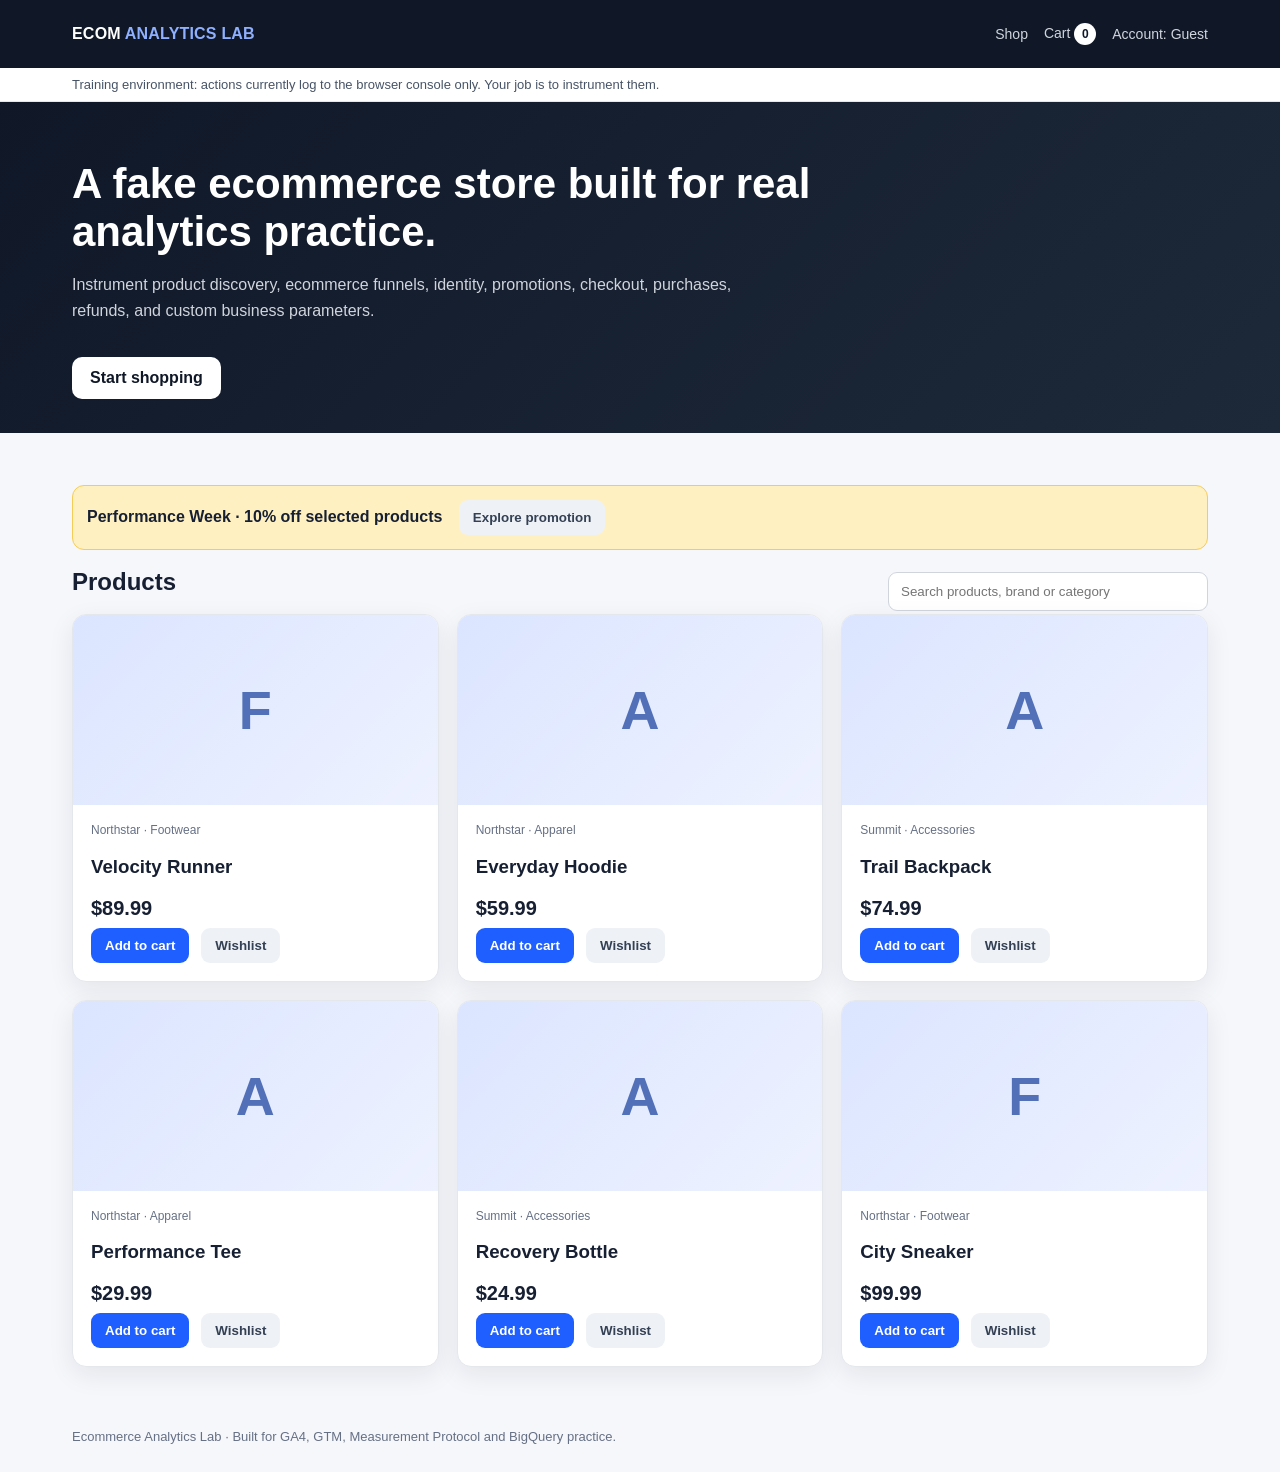
<file: index.html>
<!doctype html>
<html lang="en">
<head>
<!-- Google Tag Manager -->
<script>(function(w,d,s,l,i){w[l]=w[l]||[];w[l].push({'gtm.start':
new Date().getTime(),event:'gtm.js'});var f=d.getElementsByTagName(s)[0],
j=d.createElement(s),dl=l!='dataLayer'?'&l='+l:'';j.async=true;j.src=
'https://www.googletagmanager.com/gtm.js?id='+i+dl;f.parentNode.insertBefore(j,f);
})(window,document,'script','dataLayer','GTM-WKXP7CPL');</script>
<!-- End Google Tag Manager -->
<meta charset="utf-8">
<meta name="viewport" content="width=device-width, initial-scale=1">
<title>Shop | Ecommerce Analytics Lab</title>
<link rel="stylesheet" href="assets/styles.css">
<!-- ANALYTICS LAB TODO:
1) Install your Google Tag Manager container here.
2) Do NOT hardcode GA4 events directly unless the exercise explicitly asks you to.
3) Use GTM Preview + GA4 DebugView to validate implementation.
-->

</head>
<body>
<!-- Google Tag Manager (noscript) -->
<noscript><iframe src="https://www.googletagmanager.com/ns.html?id=GTM-WKXP7CPL"
height="0" width="0" style="display:none;visibility:hidden"></iframe></noscript>
<!-- End Google Tag Manager (noscript) -->
<header><div class="container nav">
  <a class="brand" href="index.html">ECOM <span>ANALYTICS LAB</span></a>
  <nav>
    <a href="index.html">Shop</a><a href="cart.html">Cart <span class="badge" data-cart-count>0</span></a>
    <a href="account.html">Account: <span data-user-state>Guest</span></a>
  </nav>
</div></header>
<div class="labbar"><div class="container">Training environment: actions currently log to the browser console only. Your job is to instrument them.</div></div>

<section class="hero"><div class="container">
  <h1>A fake ecommerce store built for real analytics practice.</h1>
  <p>Instrument product discovery, ecommerce funnels, identity, promotions, checkout, purchases, refunds, and custom business parameters.</p>
  <a class="cta" href="#products">Start shopping</a>
</div></section>
<section class="section"><div class="container">
  <div class="promo">
    <strong>Performance Week · 10% off selected products</strong>
    <button class="btn-secondary" style="margin-left:12px" onclick="labAction('promotion_click',{promotion_id:'PROMO-HOME-10',creative_name:'Homepage Banner'})">Explore promotion</button>
  </div>
  <div class="row space"><h2 id="products">Products</h2><div style="width:320px"><input id="site-search" placeholder="Search products, brand or category"></div></div>
  <div id="product-grid" class="grid"></div>
</div></section>

<footer><div class="container">Ecommerce Analytics Lab · Built for GA4, GTM, Measurement Protocol and BigQuery practice.</div></footer>
<script src="assets/app.js"></script>
</body></html>
</file>
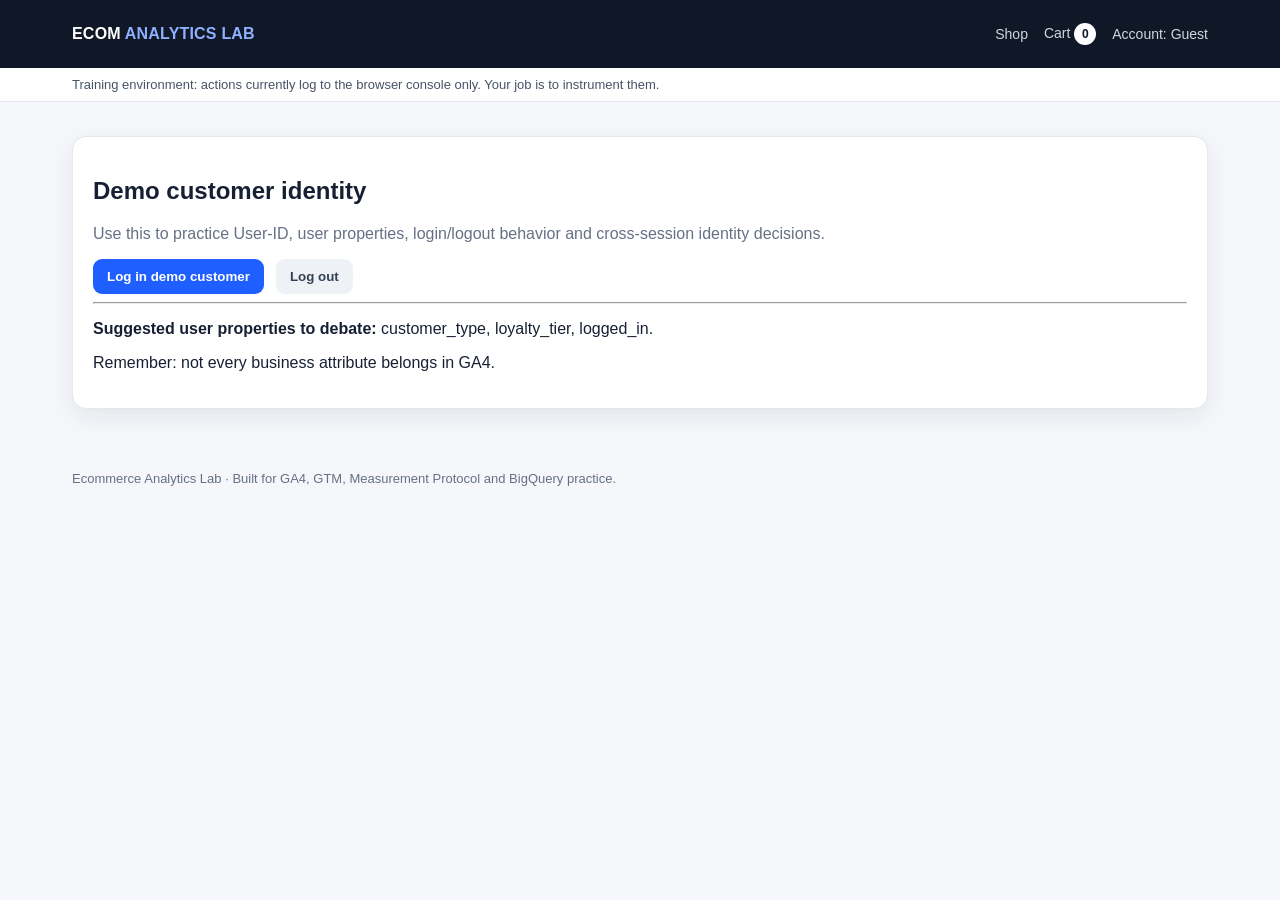
<file: account.html>
<!doctype html>
<html lang="en">
<head>
<!-- Google Tag Manager -->
<script>(function(w,d,s,l,i){w[l]=w[l]||[];w[l].push({'gtm.start':
new Date().getTime(),event:'gtm.js'});var f=d.getElementsByTagName(s)[0],
j=d.createElement(s),dl=l!='dataLayer'?'&l='+l:'';j.async=true;j.src=
'https://www.googletagmanager.com/gtm.js?id='+i+dl;f.parentNode.insertBefore(j,f);
})(window,document,'script','dataLayer','GTM-WKXP7CPL');</script>
<!-- End Google Tag Manager -->
<meta charset="utf-8">
<meta name="viewport" content="width=device-width, initial-scale=1">
<title>Account | Ecommerce Analytics Lab</title>
<link rel="stylesheet" href="assets/styles.css">
<!-- ANALYTICS LAB TODO:
1) Install your Google Tag Manager container here.
2) Do NOT hardcode GA4 events directly unless the exercise explicitly asks you to.
3) Use GTM Preview + GA4 DebugView to validate implementation.
-->

</head>
<body>
<!-- Google Tag Manager (noscript) -->
<noscript><iframe src="https://www.googletagmanager.com/ns.html?id=GTM-WKXP7CPL"
height="0" width="0" style="display:none;visibility:hidden"></iframe></noscript>
<!-- End Google Tag Manager (noscript) -->
<header><div class="container nav">
  <a class="brand" href="index.html">ECOM <span>ANALYTICS LAB</span></a>
  <nav>
    <a href="index.html">Shop</a><a href="cart.html">Cart <span class="badge" data-cart-count>0</span></a>
    <a href="account.html">Account: <span data-user-state>Guest</span></a>
  </nav>
</div></header>
<div class="labbar"><div class="container">Training environment: actions currently log to the browser console only. Your job is to instrument them.</div></div>

<section class="section"><div class="container">
 <div class="panel">
  <h1>Demo customer identity</h1>
  <p class="muted">Use this to practice User-ID, user properties, login/logout behavior and cross-session identity decisions.</p>
  <div class="row"><button class="btn-primary" onclick="loginDemo()">Log in demo customer</button><button class="btn-secondary" onclick="logoutDemo()">Log out</button></div>
  <hr>
  <p><strong>Suggested user properties to debate:</strong> customer_type, loyalty_tier, logged_in.</p>
  <p>Remember: not every business attribute belongs in GA4.</p>
 </div>
</div></section>

<footer><div class="container">Ecommerce Analytics Lab · Built for GA4, GTM, Measurement Protocol and BigQuery practice.</div></footer>
<script src="assets/app.js"></script>
</body></html>
</file>
<file: assets/styles.css>
:root{
  --bg:#f6f7fb;--surface:#fff;--text:#172033;--muted:#667085;--border:#e4e7ec;
  --accent:#1f5eff;--accent2:#0f46c8;--success:#177245;--danger:#b42318;
  --shadow:0 8px 26px rgba(15,23,42,.08)
}
*{box-sizing:border-box} body{margin:0;font-family:Inter,Segoe UI,Arial,sans-serif;background:var(--bg);color:var(--text)}
a{text-decoration:none;color:inherit}.container{max-width:1180px;margin:auto;padding:0 22px}
header{background:#101828;color:#fff;position:sticky;top:0;z-index:20}
.nav{height:68px;display:flex;align-items:center;justify-content:space-between;gap:18px}
.brand{font-weight:800;letter-spacing:.2px}.brand span{color:#8fb0ff}
nav{display:flex;gap:16px;align-items:center;flex-wrap:wrap}
nav a{color:#d0d5dd;font-size:14px} nav a:hover{color:#fff}
.badge{display:inline-flex;align-items:center;justify-content:center;min-width:22px;height:22px;padding:0 6px;border-radius:999px;background:#fff;color:#101828;font-size:12px;font-weight:700}
.hero{padding:58px 0 34px;background:linear-gradient(135deg,#101828,#1d2939);color:#fff}
.hero h1{font-size:42px;max-width:760px;margin:0 0 14px}.hero p{color:#d0d5dd;max-width:700px;line-height:1.6}
.hero .cta{display:inline-block;margin-top:18px;background:#fff;color:#101828;padding:12px 18px;border-radius:10px;font-weight:700}
.section{padding:34px 0}.section h2{margin:0 0 18px}.grid{display:grid;grid-template-columns:repeat(3,1fr);gap:18px}
.card{background:var(--surface);border:1px solid var(--border);border-radius:14px;box-shadow:var(--shadow);overflow:hidden}
.product-img{height:190px;background:linear-gradient(135deg,#dbe5ff,#eef2ff);display:flex;align-items:center;justify-content:center;font-size:54px;font-weight:800;color:#5270b8}
.card-body{padding:18px}.muted{color:var(--muted)}.price{font-size:20px;font-weight:800;margin:8px 0}
button,.btn{border:0;border-radius:9px;padding:10px 14px;font-weight:700;cursor:pointer}
.btn-primary{background:var(--accent);color:#fff}.btn-primary:hover{background:var(--accent2)}
.btn-secondary{background:#eef2f6;color:#344054}.btn-danger{background:#fee4e2;color:var(--danger)}
.row{display:flex;gap:12px;align-items:center;flex-wrap:wrap}
.space{justify-content:space-between}.panel{background:#fff;border:1px solid var(--border);border-radius:14px;padding:20px;box-shadow:var(--shadow)}
input,select{width:100%;padding:11px 12px;border:1px solid #d0d5dd;border-radius:9px;background:#fff}
label{font-size:13px;font-weight:700;display:block;margin-bottom:6px}.field{margin-bottom:14px}
.two-col{display:grid;grid-template-columns:1.4fr .8fr;gap:22px}.notice{padding:12px 14px;border-radius:10px;background:#eef4ff;color:#344054;border:1px solid #c7d7fe}
.success{background:#ecfdf3;color:#067647;border-color:#abefc6}.warning{background:#fffaeb;color:#b54708;border-color:#fedf89}
table{width:100%;border-collapse:collapse;background:#fff}th,td{text-align:left;padding:12px;border-bottom:1px solid var(--border);vertical-align:top}
th{background:#f9fafb;font-size:13px}.qty{width:76px}.right{text-align:right}
footer{padding:28px 0;color:#667085;font-size:13px}
.promo{background:#fff0c2;border:1px solid #f5cc55;padding:14px;border-radius:12px;margin:18px 0}
.code-tag{font-family:Consolas,monospace;font-size:12px;background:#f2f4f7;padding:2px 6px;border-radius:5px}
.labbar{background:#fff;border-bottom:1px solid var(--border);padding:9px 0;font-size:13px;color:#475467}
.small{font-size:12px}.hidden{display:none!important}
@media(max-width:850px){.grid{grid-template-columns:1fr 1fr}.two-col{grid-template-columns:1fr}.hero h1{font-size:34px}}
@media(max-width:580px){.grid{grid-template-columns:1fr}.nav{height:auto;padding:14px 0;align-items:flex-start}.hero h1{font-size:29px}}
</file>
